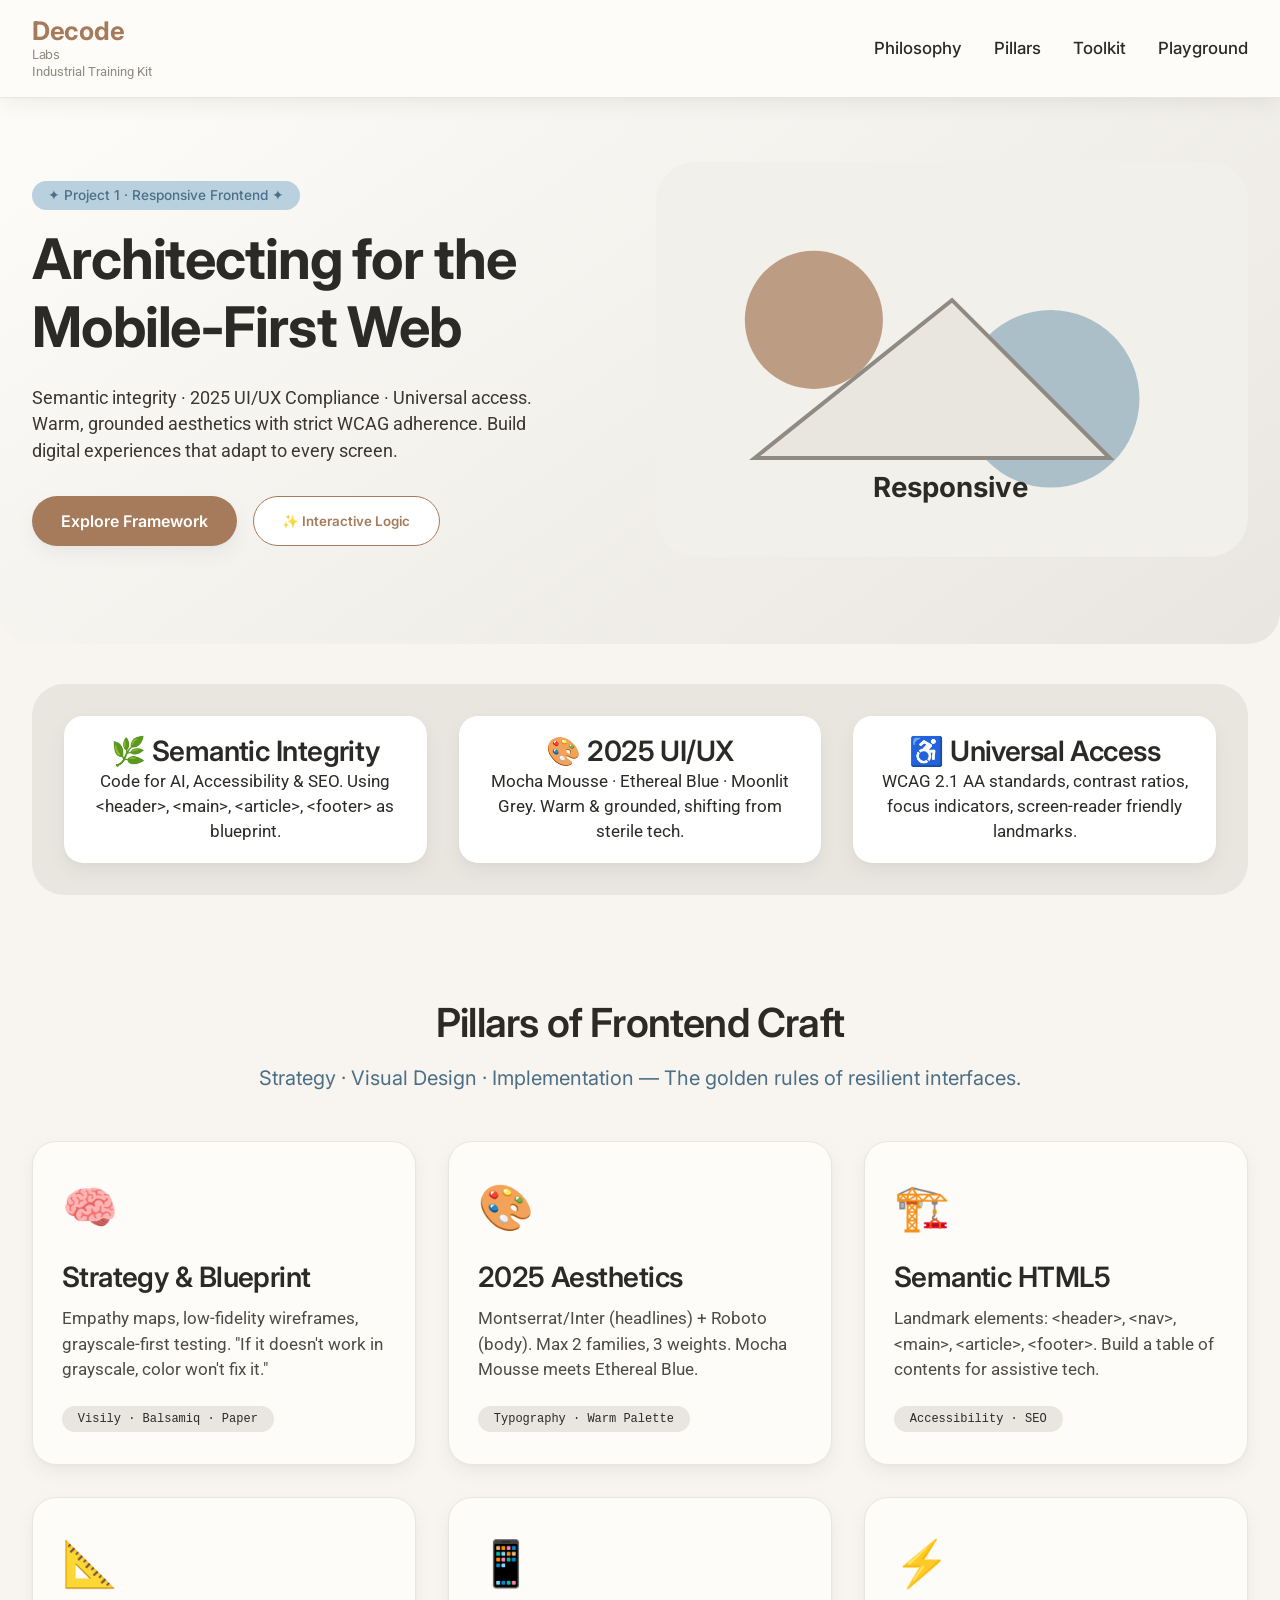
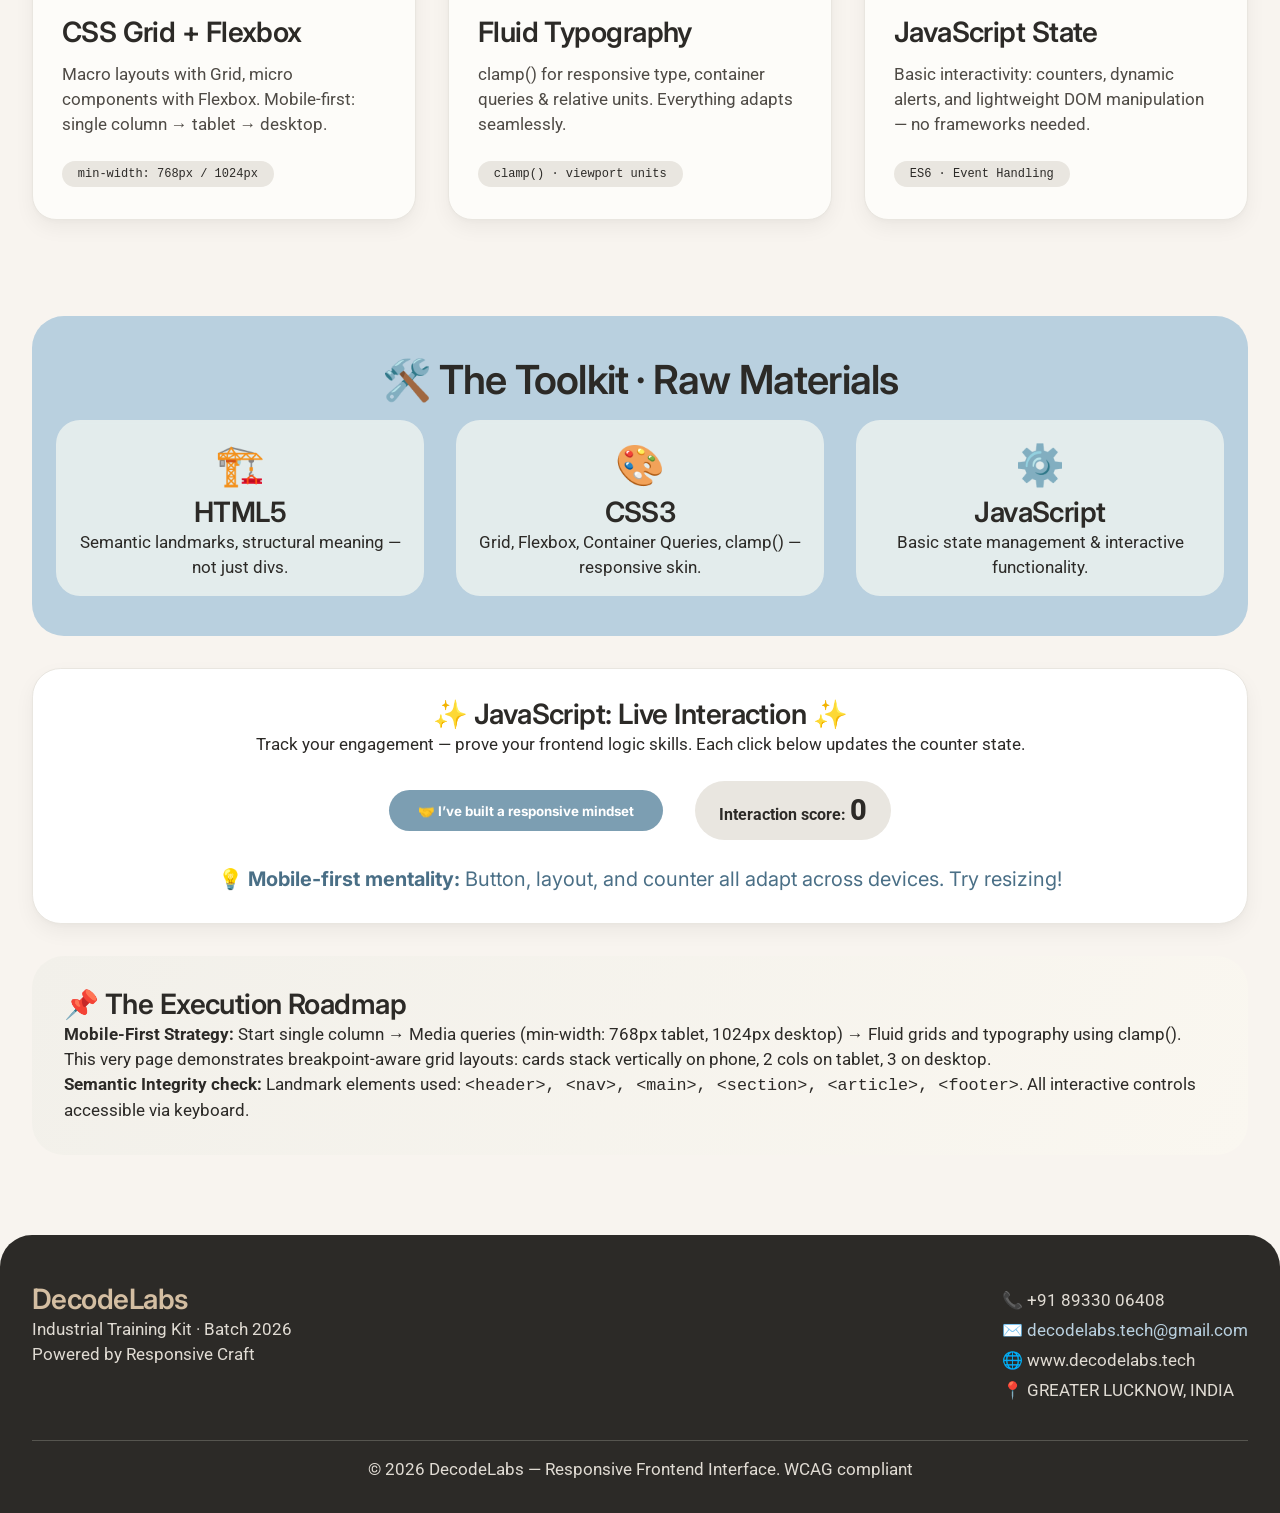
<file: project1/index.html>
<!DOCTYPE html>
<html lang="en">
<head>
  <meta charset="UTF-8">
  <meta name="viewport" content="width=device-width, initial-scale=1.0, viewport-fit=cover">
  <title>DecodeLabs | Responsive Frontend Interface</title>
  <meta name="description" content="Industrial Training Kit - Mobile-first responsive layout with 2025 UI/UX compliance">
  <!-- Google Fonts: Montserrat/Inter for headlines, Roboto for body (max 2 families, 3 weights) -->
  <link href="https://fonts.googleapis.com/css2?family=Inter:opsz,wght@14..32,300;14..32,400;14..32,600;14..32,700&family=Roboto:wght@300;400;500;700&display=swap" rel="stylesheet">
  <style>
    /* ---------- CSS RESET & GLOBAL VARIABLES (Warm, Grounded Aesthetics) ---------- */
    * {
      margin: 0;
      padding: 0;
      box-sizing: border-box;
    }

    :root {
      /* Mocha Mousse (Stability) – warm brown/beige base */
      --mocha: #A67B5B;
      --mocha-light: #D4BEA2;
      --mocha-bg: #F8F4EF;
      /* Ethereal Blue (Trust) */
      --ethereal: #7C9EB2;
      --ethereal-soft: #B9D0DF;
      --ethereal-deep: #4A6F86;
      /* Moonlit Grey (Refinement) */
      --moonlit: #E9E6E0;
      --moonlit-dark: #8F8B82;
      --charcoal: #2C2A27;
      /* Accents & functional */
      --warm-white: #FDFCF9;
      --shadow-sm: 0 8px 20px rgba(0,0,0,0.05), 0 2px 4px rgba(0,0,0,0.02);
      --shadow-md: 0 12px 28px rgba(0,0,0,0.08);
      --border-radius-card: 1.5rem;
      --border-radius-element: 2rem;
      --transition-default: all 0.25s ease;
    }

    body {
      font-family: 'Roboto', sans-serif;
      background-color: var(--mocha-bg);
      color: var(--charcoal);
      line-height: 1.5;
      scroll-behavior: smooth;
    }

    /* Typography – clamp for fluid responsiveness */
    h1, h2, h3, h4, .headline-font {
      font-family: 'Inter', sans-serif;
      font-weight: 600;
      letter-spacing: -0.02em;
      line-height: 1.2;
    }

    h1 {
      font-size: clamp(2rem, 7vw, 3.5rem);
      font-weight: 700;
    }

    h2 {
      font-size: clamp(1.75rem, 5vw, 2.5rem);
      margin-bottom: 1rem;
      font-weight: 600;
    }

    h3 {
      font-size: clamp(1.25rem, 4vw, 1.75rem);
      font-weight: 600;
    }

    .subhead {
      font-size: clamp(1rem, 3.5vw, 1.25rem);
      font-family: 'Inter', sans-serif;
      font-weight: 400;
      color: var(--ethereal-deep);
    }

    /* Layout containers */
    .container {
      max-width: 1280px;
      margin: 0 auto;
      padding: 0 1.5rem;
    }

    /* ========== SEMANTIC HEADER / NAV ========== */
    .site-header {
      background: var(--warm-white);
      box-shadow: var(--shadow-sm);
      position: sticky;
      top: 0;
      z-index: 100;
      backdrop-filter: blur(2px);
      background-color: rgba(253, 252, 249, 0.92);
      border-bottom: 1px solid var(--moonlit);
    }

    .navbar {
      display: flex;
      flex-wrap: wrap;
      align-items: center;
      justify-content: space-between;
      padding: 1rem 0;
      gap: 1rem;
    }

    .logo h1 {
      font-size: 1.6rem;
      font-weight: 700;
      color: var(--mocha);
      letter-spacing: -0.01em;
    }

    .logo span {
      font-weight: 400;
      font-size: 0.8rem;
      color: var(--moonlit-dark);
      display: block;
    }

    .nav-links {
      display: flex;
      gap: 2rem;
      list-style: none;
    }

    .nav-links a {
      text-decoration: none;
      font-weight: 500;
      color: var(--charcoal);
      transition: var(--transition-default);
      font-family: 'Inter', sans-serif;
    }

    .nav-links a:hover {
      color: var(--mocha);
    }

    /* Mobile-first nav: at base, nav-links could wrap; but we keep inline for tablet+ */
    @media (max-width: 640px) {
      .navbar {
        flex-direction: column;
        text-align: center;
      }
      .nav-links {
        gap: 1.2rem;
        flex-wrap: wrap;
        justify-content: center;
      }
    }

    /* ========== MAIN ========== */
    main {
      overflow-x: hidden;
    }

    /* Hero section with warm grounding */
    .hero {
      padding: 3rem 0 4rem 0;
      background: linear-gradient(145deg, var(--warm-white) 0%, var(--moonlit) 100%);
      border-radius: 0 0 2rem 2rem;
      margin-bottom: 2rem;
    }

    .hero-grid {
      display: grid;
      gap: 2rem;
      align-items: center;
      grid-template-columns: 1fr;
    }

    .hero-content .badge {
      background-color: var(--ethereal-soft);
      color: var(--ethereal-deep);
      padding: 0.3rem 1rem;
      border-radius: 2rem;
      font-size: 0.85rem;
      font-weight: 500;
      display: inline-block;
      margin-bottom: 1rem;
      font-family: 'Inter', sans-serif;
    }

    .hero-content p {
      font-size: 1.1rem;
      margin: 1.5rem 0 2rem;
      color: #3a3632;
      max-width: 90%;
    }

    .btn-group {
      display: flex;
      gap: 1rem;
      flex-wrap: wrap;
    }

    .btn {
      padding: 0.8rem 1.8rem;
      border-radius: 3rem;
      text-decoration: none;
      font-weight: 600;
      font-family: 'Inter', sans-serif;
      transition: var(--transition-default);
      border: none;
      cursor: pointer;
      background: transparent;
    }

    .btn-primary {
      background-color: var(--mocha);
      color: white;
      box-shadow: var(--shadow-sm);
    }

    .btn-primary:hover {
      background-color: #8c5e42;
      transform: translateY(-2px);
    }

    .btn-outline {
      border: 1.5px solid var(--mocha);
      color: var(--mocha);
      background: white;
    }

    .btn-outline:hover {
      background: var(--mocha);
      color: white;
    }

    /* Pillars / Cards section: GRID + FLEX components */
    .pillars-section {
      padding: 4rem 0;
    }

    .section-intro {
      text-align: center;
      max-width: 780px;
      margin: 0 auto 3rem auto;
    }

    .cards-grid {
      display: grid;
      gap: 2rem;
      grid-template-columns: 1fr;
    }

    /* Card component – Flexbox micro layout */
    .card {
      background: var(--warm-white);
      border-radius: var(--border-radius-card);
      padding: 2rem 1.8rem;
      box-shadow: var(--shadow-sm);
      transition: var(--transition-default);
      border: 1px solid var(--moonlit);
      display: flex;
      flex-direction: column;
    }

    .card:hover {
      transform: translateY(-5px);
      box-shadow: var(--shadow-md);
    }

    .card-icon {
      font-size: 2.8rem;
      margin-bottom: 1.2rem;
    }

    .card h3 {
      margin-bottom: 0.75rem;
    }

    .card p {
      color: #4e4a45;
      margin-bottom: 1.5rem;
      flex: 1;
    }

    .tech-tag {
      display: inline-block;
      background: var(--moonlit);
      padding: 0.25rem 1rem;
      border-radius: 1rem;
      font-size: 0.75rem;
      font-weight: 500;
      width: fit-content;
      font-family: monospace;
    }

    /* Toolkit row (flex showcase) */
    .toolkit-showcase {
      background: var(--ethereal-soft);
      border-radius: 2rem;
      padding: 2.5rem 1.5rem;
      margin: 2rem 0;
    }

    .flex-tools {
      display: flex;
      flex-wrap: wrap;
      justify-content: space-between;
      gap: 2rem;
      align-items: flex-start;
    }

    .tool-item {
      flex: 1;
      min-width: 180px;
      text-align: center;
      background: rgba(255,255,245,0.6);
      padding: 1rem;
      border-radius: 1.5rem;
      backdrop-filter: blur(2px);
    }

    /* quote / standards section */
    .standards-block {
      display: flex;
      flex-wrap: wrap;
      gap: 2rem;
      background: var(--moonlit);
      border-radius: 2rem;
      padding: 2rem;
      margin: 2.5rem 0;
      justify-content: space-between;
    }

    .standard-item {
      flex: 1;
      background: white;
      border-radius: 1.2rem;
      padding: 1.2rem;
      text-align: center;
      box-shadow: var(--shadow-sm);
    }

    /* FOOTER */
    .site-footer {
      background-color: var(--charcoal);
      color: #e0dbd3;
      padding: 3rem 0 2rem;
      margin-top: 3rem;
      border-top-left-radius: 2rem;
      border-top-right-radius: 2rem;
    }

    .footer-content {
      display: flex;
      flex-wrap: wrap;
      justify-content: space-between;
      gap: 2rem;
    }

    .footer-logo h3 {
      color: var(--mocha-light);
    }

    .footer-contact p {
      margin: 0.3rem 0;
    }

    .footer-contact a {
      color: var(--ethereal-soft);
      text-decoration: none;
    }

    .copyright {
      text-align: center;
      margin-top: 2rem;
      padding-top: 1rem;
      border-top: 1px solid rgba(255,255,240,0.2);
      font-size: 0.85rem;
    }

    /* Dynamic JS interactive badge */
    .interactive-demo {
      background: white;
      border-radius: 1.8rem;
      padding: 1.8rem;
      text-align: center;
      margin: 2rem 0;
      box-shadow: var(--shadow-sm);
      border: 1px solid var(--moonlit);
    }

    #clickCounterBtn {
      background: var(--ethereal);
      border: none;
      padding: 0.8rem 1.8rem;
      font-weight: bold;
      border-radius: 3rem;
      cursor: pointer;
      color: white;
      font-family: 'Inter', sans-serif;
      transition: 0.2s;
    }

    #clickCounterBtn:hover {
      background: var(--ethereal-deep);
      transform: scale(1.02);
    }

    /* Tablet + Desktop media queries (min-width) */
    @media (min-width: 768px) {
      .hero-grid {
        grid-template-columns: 1fr 1fr;
      }
      .cards-grid {
        grid-template-columns: repeat(2, 1fr);
      }
      .container {
        padding: 0 2rem;
      }
    }

    @media (min-width: 1024px) {
      .cards-grid {
        grid-template-columns: repeat(3, 1fr);
      }
      .hero {
        padding: 4rem 0 5rem;
      }
    }

    /* WCAG-friendly: focus visible outlines */
    a:focus-visible, button:focus-visible {
      outline: 3px solid var(--mocha);
      outline-offset: 2px;
    }

    img {
      max-width: 100%;
      height: auto;
      display: block;
    }

    /* fluid typography using clamp */
    p, li {
      font-size: clamp(0.95rem, 3vw, 1.05rem);
    }
  </style>
</head>
<body>

<header class="site-header">
  <div class="container">
    <div class="navbar">
      <div class="logo">
        <h1>Decode<span>Labs</span></h1>
        <span>Industrial Training Kit</span>
      </div>
      <nav aria-label="Main navigation">
        <ul class="nav-links">
          <li><a href="#philosophy">Philosophy</a></li>
          <li><a href="#pillars">Pillars</a></li>
          <li><a href="#toolkit">Toolkit</a></li>
          <li><a href="#interactive">Playground</a></li>
        </ul>
      </nav>
    </div>
  </div>
</header>

<main>
  <!-- Hero section with mobile-first responsive layout -->
  <section class="hero">
    <div class="container">
      <div class="hero-grid">
        <div class="hero-content">
          <div class="badge">✦ Project 1 · Responsive Frontend ✦</div>
          <h1>Architecting for the<br>Mobile‑First Web</h1>
          <p>Semantic integrity · 2025 UI/UX Compliance · Universal access. Warm, grounded aesthetics with strict WCAG adherence. Build digital experiences that adapt to every screen.</p>
          <div class="btn-group">
            <a href="#pillars" class="btn btn-primary">Explore Framework</a>
            <button id="demoAlertBtn" class="btn btn-outline">✨ Interactive Logic</button>
          </div>
        </div>
        <div class="hero-visual" aria-label="abstract design representation">
          <svg viewBox="0 0 300 200" xmlns="http://www.w3.org/2000/svg" style="width:100%; height:auto;">
            <rect width="100%" height="100%" fill="#F2F0EA" rx="20" />
            <circle cx="80" cy="80" r="35" fill="#A67B5B" opacity="0.7" />
            <circle cx="200" cy="120" r="45" fill="#7C9EB2" opacity="0.6" />
            <path d="M50 150 L150 70 L230 150 Z" fill="#E9E6E0" stroke="#8F8B82" stroke-width="2" />
            <text x="110" y="170" font-family="Inter" font-weight="bold" fill="#2C2A27" font-size="14">Responsive</text>
          </svg>
        </div>
      </div>
    </div>
  </section>

  <!-- Philosophy & standards: semantic landmarks -->
  <div class="container" id="philosophy">
    <div class="standards-block">
      <div class="standard-item">
        <h3>🌿 Semantic Integrity</h3>
        <p>Code for AI, Accessibility & SEO. Using &lt;header&gt;, &lt;main&gt;, &lt;article&gt;, &lt;footer&gt; as blueprint.</p>
      </div>
      <div class="standard-item">
        <h3>🎨 2025 UI/UX</h3>
        <p>Mocha Mousse · Ethereal Blue · Moonlit Grey. Warm & grounded, shifting from sterile tech.</p>
      </div>
      <div class="standard-item">
        <h3>♿ Universal Access</h3>
        <p>WCAG 2.1 AA standards, contrast ratios, focus indicators, screen-reader friendly landmarks.</p>
      </div>
    </div>
  </div>

  <!-- Pillars Section (Grid + Flex components) -->
  <section id="pillars" class="pillars-section">
    <div class="container">
      <div class="section-intro">
        <h2>Pillars of Frontend Craft</h2>
        <p class="subhead">Strategy · Visual Design · Implementation — The golden rules of resilient interfaces.</p>
      </div>
      <div class="cards-grid">
        <article class="card">
          <div class="card-icon">🧠</div>
          <h3>Strategy & Blueprint</h3>
          <p>Empathy maps, low-fidelity wireframes, grayscale-first testing. "If it doesn't work in grayscale, color won't fix it."</p>
          <span class="tech-tag">Visily · Balsamiq · Paper</span>
        </article>
        <article class="card">
          <div class="card-icon">🎨</div>
          <h3>2025 Aesthetics</h3>
          <p>Montserrat/Inter (headlines) + Roboto (body). Max 2 families, 3 weights. Mocha Mousse meets Ethereal Blue.</p>
          <span class="tech-tag">Typography · Warm Palette</span>
        </article>
        <article class="card">
          <div class="card-icon">🏗️</div>
          <h3>Semantic HTML5</h3>
          <p>Landmark elements: &lt;header&gt;, &lt;nav&gt;, &lt;main&gt;, &lt;article&gt;, &lt;footer&gt;. Build a table of contents for assistive tech.</p>
          <span class="tech-tag">Accessibility · SEO</span>
        </article>
        <article class="card">
          <div class="card-icon">📐</div>
          <h3>CSS Grid + Flexbox</h3>
          <p>Macro layouts with Grid, micro components with Flexbox. Mobile-first: single column → tablet → desktop.</p>
          <span class="tech-tag">min-width: 768px / 1024px</span>
        </article>
        <article class="card">
          <div class="card-icon">📱</div>
          <h3>Fluid Typography</h3>
          <p>clamp() for responsive type, container queries & relative units. Everything adapts seamlessly.</p>
          <span class="tech-tag">clamp() · viewport units</span>
        </article>
        <article class="card">
          <div class="card-icon">⚡</div>
          <h3>JavaScript State</h3>
          <p>Basic interactivity: counters, dynamic alerts, and lightweight DOM manipulation — no frameworks needed.</p>
          <span class="tech-tag">ES6 · Event Handling</span>
        </article>
      </div>
    </div>
  </section>

  <!-- Toolkit: Showcasing raw materials (HTML5/CSS3/JS) using flex -->
  <div class="container" id="toolkit">
    <div class="toolkit-showcase">
      <h2 style="text-align:center; margin-bottom:1rem;">🛠️ The Toolkit · Raw Materials</h2>
      <div class="flex-tools">
        <div class="tool-item">
          <span style="font-size:2.5rem;">🏗️</span>
          <h3>HTML5</h3>
          <p>Semantic landmarks, structural meaning — not just divs.</p>
        </div>
        <div class="tool-item">
          <span style="font-size:2.5rem;">🎨</span>
          <h3>CSS3</h3>
          <p>Grid, Flexbox, Container Queries, clamp() — responsive skin.</p>
        </div>
        <div class="tool-item">
          <span style="font-size:2.5rem;">⚙️</span>
          <h3>JavaScript</h3>
          <p>Basic state management & interactive functionality.</p>
        </div>
      </div>
    </div>
  </div>

  <!-- Interactive JavaScript Zone (state management demo) -->
  <div class="container" id="interactive">
    <div class="interactive-demo">
      <h3>✨ JavaScript: Live Interaction ✨</h3>
      <p>Track your engagement — prove your frontend logic skills. Each click below updates the counter state.</p>
      <div style="display: flex; flex-wrap: wrap; gap: 2rem; justify-content: center; align-items: center; margin: 1.5rem 0;">
        <button id="clickCounterBtn" aria-label="Increment interaction count">🤝 I’ve built a responsive mindset</button>
        <div style="background: var(--moonlit); border-radius: 2rem; padding: 0.5rem 1.5rem;">
          <span style="font-weight: bold;">Interaction score: </span>
          <span id="counterDisplay" style="font-size: 1.8rem; font-weight: 800;">0</span>
        </div>
      </div>
      <p class="subhead" style="margin-top:0;">💡 <strong>Mobile-first mentality:</strong> Button, layout, and counter all adapt across devices. Try resizing!</p>
    </div>
  </div>

  <!-- Execution Roadmap - extra semantic message -->
  <div class="container">
    <div style="background: linear-gradient(120deg, #F2F0EA, #FAF7F0); border-radius: 2rem; padding: 2rem; margin: 2rem 0;">
      <h3>📌 The Execution Roadmap</h3>
      <p><strong>Mobile-First Strategy:</strong> Start single column → Media queries (min-width: 768px tablet, 1024px desktop) → Fluid grids and typography using clamp(). This very page demonstrates breakpoint-aware grid layouts: cards stack vertically on phone, 2 cols on tablet, 3 on desktop.</p>
      <p><strong>Semantic Integrity check:</strong> Landmark elements used: <code>&lt;header&gt;, &lt;nav&gt;, &lt;main&gt;, &lt;section&gt;, &lt;article&gt;, &lt;footer&gt;</code>. All interactive controls accessible via keyboard.</p>
    </div>
  </div>
</main>

<footer class="site-footer">
  <div class="container">
    <div class="footer-content">
      <div class="footer-logo">
        <h3>DecodeLabs</h3>
        <p>Industrial Training Kit · Batch 2026</p>
        <p>Powered by Responsive Craft</p>
      </div>
      <div class="footer-contact">
        <p>📞 +91 89330 06408</p>
        <p>✉️ <a href="mailto:decodelabs.tech@gmail.com">decodelabs.tech@gmail.com</a></p>
        <p>🌐 www.decodelabs.tech</p>
        <p>📍 GREATER LUCKNOW, INDIA</p>
      </div>
    </div>
    <div class="copyright">
      <p>© 2026 DecodeLabs — Responsive Frontend Interface. WCAG compliant </p>
    </div>
  </div>
</footer>

<script>
  // JavaScript: basic state management and interactive functionality
  (function() {
    // Counter state
    let interactionCount = 0;
    const counterSpan = document.getElementById('counterDisplay');
    const counterBtn = document.getElementById('clickCounterBtn');
    
    function updateCounterUI() {
      if (counterSpan) counterSpan.textContent = interactionCount;
    }
    
    function handleInteraction() {
      interactionCount++;
      updateCounterUI();
      // extra micro interaction: provide subtle feedback if count milestones
      if (interactionCount === 5) {
        const feedbackMsg = document.createElement('div');
        feedbackMsg.textContent = "🎉 You're mastering responsive logic! Keep going.";
        feedbackMsg.style.fontSize = "0.9rem";
        feedbackMsg.style.marginTop = "12px";
        feedbackMsg.style.color = "#A67B5B";
        const parentDiv = document.querySelector('.interactive-demo');
        let existingMsg = parentDiv.querySelector('.dynamic-feedback');
        if(!existingMsg) {
          const msgDiv = document.createElement('div');
          msgDiv.className = 'dynamic-feedback';
          msgDiv.textContent = "🎉 You're mastering responsive logic! Keep going.";
          msgDiv.style.marginTop = "10px";
          parentDiv.appendChild(msgDiv);
          setTimeout(() => { msgDiv.style.opacity = "0"; setTimeout(()=>msgDiv.remove(), 800); }, 2000);
          }
      } else if (interactionCount === 10) {
        alert("🌟 Amazing! You've proven your interactive state management. Ready for backend integration!");
      }
    }
    
    if (counterBtn) {
      counterBtn.addEventListener('click', handleInteraction);
    }
    
    // Demo alert button from hero section (additional interactive showcase)
    const demoBtn = document.getElementById('demoAlertBtn');
    if (demoBtn) {
      demoBtn.addEventListener('click', () => {
        alert("⚡ Frontend interface is alive! This kit follows Mobile-First paradigm, WCAG guidelines and 2025 warm aesthetics. Welcome to DecodeLabs.");
      });
    }
    
    // Extra console greeting
    console.log("✅ DecodeLabs Project 1: Responsive Frontend Interface — semantic, grid+flex, mobile-first, JS state ready");
  })();
</script>
</body>
</html>
</file>
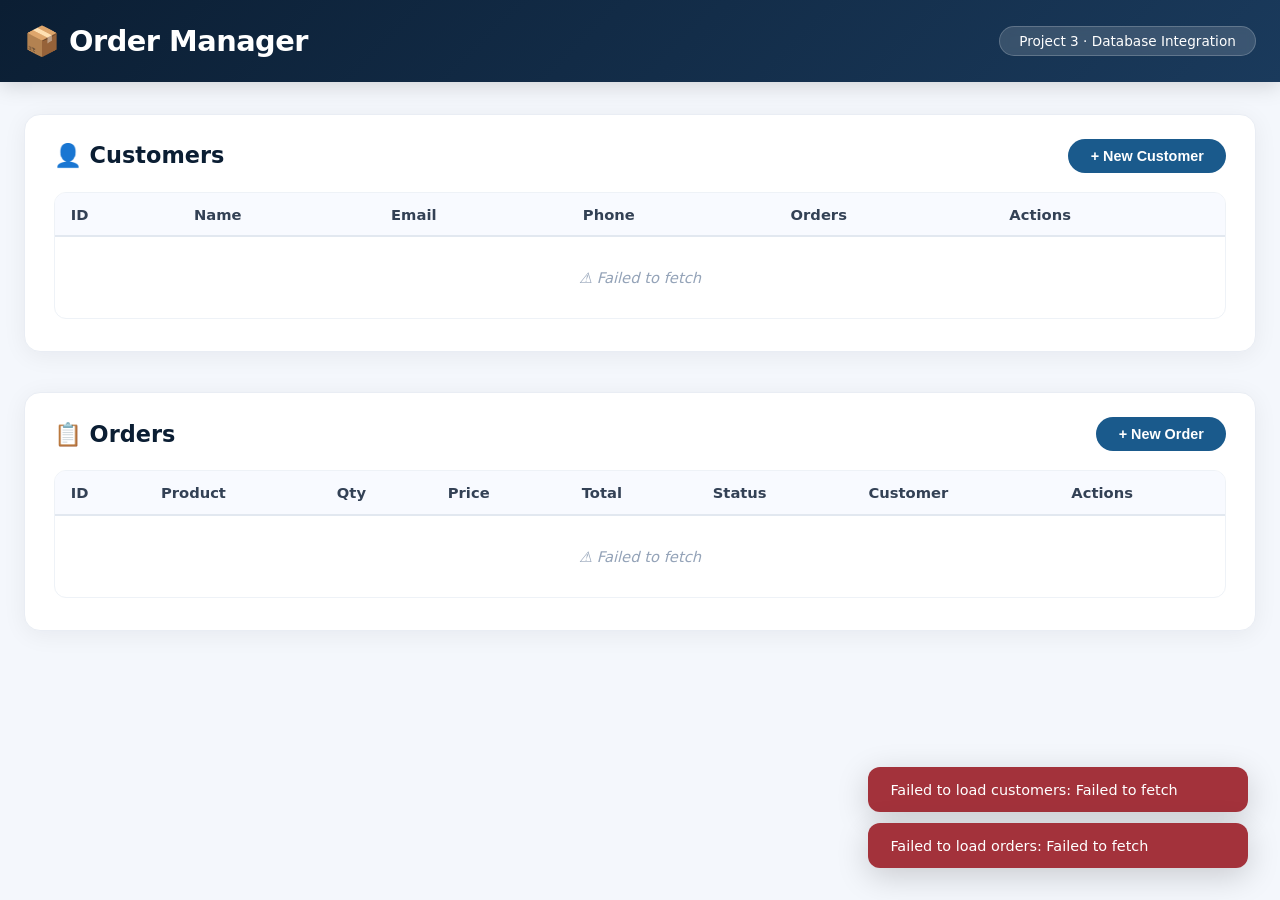
<file: project3/index.html>
<!DOCTYPE html>
<html lang="en">
<head>
    <meta charset="UTF-8" />
    <meta name="viewport" content="width=device-width, initial-scale=1.0"/>
    <title>Project 3 · Database Integration</title>
    <link rel="stylesheet" href="style.css" />
</head>
<body>
    <header>
        <div class="container header-content">
            <h1>📦 Order Manager</h1>
            <span class="badge">Project 3 · Database Integration</span>
        </div>
    </header>

    <main class="container">
        <!-- ====== CUSTOMER SECTION ====== -->
        <section class="card">
            <div class="card-header">
                <h2>👤 Customers</h2>
                <button class="btn primary" id="openCustomerModal">+ New Customer</button>
            </div>
            <div class="table-wrapper">
                <table>
                    <thead>
                        <tr>
                            <th>ID</th>
                            <th>Name</th>
                            <th>Email</th>
                            <th>Phone</th>
                            <th>Orders</th>
                            <th>Actions</th>
                        </tr>
                    </thead>
                    <tbody id="customerTableBody">
                        <tr><td colspan="6" class="loading">Loading customers…</td></tr>
                    </tbody>
                </table>
            </div>
        </section>

        <!-- ====== ORDER SECTION ====== -->
        <section class="card">
            <div class="card-header">
                <h2>📋 Orders</h2>
                <button class="btn primary" id="openOrderModal">+ New Order</button>
            </div>
            <div class="table-wrapper">
                <table>
                    <thead>
                        <tr>
                            <th>ID</th>
                            <th>Product</th>
                            <th>Qty</th>
                            <th>Price</th>
                            <th>Total</th>
                            <th>Status</th>
                            <th>Customer</th>
                            <th>Actions</th>
                        </tr>
                    </thead>
                    <tbody id="orderTableBody">
                        <tr><td colspan="8" class="loading">Loading orders…</td></tr>
                    </tbody>
                </table>
            </div>
        </section>
    </main>

    <!-- ====== MODAL (shared for Customer & Order) ====== -->
    <div class="modal-overlay" id="modalOverlay">
        <div class="modal">
            <div class="modal-header">
                <h3 id="modalTitle">New Customer</h3>
                <button class="close-btn" id="closeModal">&times;</button>
            </div>
            <form id="modalForm" autocomplete="off">
                <!-- dynamic fields injected by JS -->
                <div id="modalFields"></div>
                <div class="modal-actions">
                    <button type="button" class="btn secondary" id="cancelModal">Cancel</button>
                    <button type="submit" class="btn primary" id="submitModal">Save</button>
                </div>
            </form>
        </div>
    </div>

    <!-- ====== TOAST NOTIFICATIONS ====== -->
    <div id="toastContainer"></div>

    <script src="script.js"></script>
</body>
</html>
</file>
<file: project3/style.css>
/* ─── RESET & BASE ─── */
* {
    margin: 0;
    padding: 0;
    box-sizing: border-box;
}

body {
    font-family: 'Segoe UI', Roboto, system-ui, sans-serif;
    background: #f4f7fc;
    color: #1e293b;
    padding-bottom: 3rem;
}

.container {
    max-width: 1300px;
    margin: 0 auto;
    padding: 0 1.5rem;
}

/* ─── HEADER ─── */
header {
    background: linear-gradient(135deg, #0b1e33 0%, #1a3a5c 100%);
    color: white;
    padding: 1.5rem 0;
    box-shadow: 0 4px 20px rgba(0, 0, 0, 0.15);
    margin-bottom: 2rem;
}

.header-content {
    display: flex;
    justify-content: space-between;
    align-items: center;
    flex-wrap: wrap;
    gap: 1rem;
}

header h1 {
    font-weight: 600;
    font-size: 1.8rem;
    letter-spacing: -0.5px;
}

.badge {
    background: rgba(255, 255, 255, 0.15);
    backdrop-filter: blur(4px);
    padding: 0.4rem 1.2rem;
    border-radius: 40px;
    font-size: 0.85rem;
    font-weight: 500;
    border: 1px solid rgba(255, 255, 255, 0.2);
}

/* ─── CARDS ─── */
.card {
    background: white;
    border-radius: 16px;
    box-shadow: 0 4px 24px rgba(0, 20, 40, 0.06);
    padding: 1.5rem 1.8rem 2rem;
    margin-bottom: 2.5rem;
    border: 1px solid #e9edf4;
    transition: box-shadow 0.2s;
}

.card:hover {
    box-shadow: 0 8px 32px rgba(0, 20, 40, 0.10);
}

.card-header {
    display: flex;
    justify-content: space-between;
    align-items: center;
    flex-wrap: wrap;
    gap: 1rem;
    margin-bottom: 1.2rem;
}

.card-header h2 {
    font-weight: 600;
    font-size: 1.4rem;
    color: #0b1e33;
}

/* ─── BUTTONS ─── */
.btn {
    display: inline-flex;
    align-items: center;
    gap: 0.4rem;
    padding: 0.55rem 1.4rem;
    border: none;
    border-radius: 40px;
    font-weight: 600;
    font-size: 0.9rem;
    cursor: pointer;
    transition: all 0.15s;
    text-decoration: none;
}

.btn.primary {
    background: #1a5a8c;
    color: white;
}
.btn.primary:hover {
    background: #0f4670;
    transform: translateY(-1px);
    box-shadow: 0 4px 12px rgba(26, 90, 140, 0.30);
}

.btn.secondary {
    background: #e9edf4;
    color: #1e293b;
}
.btn.secondary:hover {
    background: #d5dce7;
}

.btn.danger {
    background: #c2414a;
    color: white;
}
.btn.danger:hover {
    background: #a3323b;
}

.btn.success {
    background: #1e7b4a;
    color: white;
}
.btn.success:hover {
    background: #14633a;
}

.btn.sm {
    padding: 0.3rem 0.9rem;
    font-size: 0.8rem;
}

/* ─── TABLE ─── */
.table-wrapper {
    overflow-x: auto;
    border-radius: 12px;
    border: 1px solid #eef2f7;
}

table {
    width: 100%;
    border-collapse: collapse;
    font-size: 0.92rem;
}

thead {
    background: #f8faff;
}

th {
    text-align: left;
    padding: 0.8rem 1rem;
    font-weight: 600;
    color: #334155;
    border-bottom: 2px solid #e2e8f0;
    white-space: nowrap;
}

td {
    padding: 0.7rem 1rem;
    border-bottom: 1px solid #edf2f7;
    vertical-align: middle;
}

tr:last-child td {
    border-bottom: none;
}

tr:hover td {
    background: #fafcff;
}

.loading {
    text-align: center;
    color: #94a3b8;
    padding: 2rem 0;
    font-style: italic;
}

/* ─── STATUS BADGE ─── */
.status-badge {
    display: inline-block;
    padding: 0.2rem 0.9rem;
    border-radius: 40px;
    font-size: 0.75rem;
    font-weight: 600;
    text-transform: capitalize;
    background: #e9edf4;
    color: #334155;
}
.status-badge.pending {
    background: #fef3c7;
    color: #92400e;
}
.status-badge.processing {
    background: #dbeafe;
    color: #1e40af;
}
.status-badge.shipped {
    background: #d1fae5;
    color: #065f46;
}
.status-badge.delivered {
    background: #d1fae5;
    color: #065f46;
}
.status-badge.cancelled {
    background: #fee2e2;
    color: #991b1b;
}

/* ─── ACTIONS ─── */
.actions-cell {
    display: flex;
    gap: 0.4rem;
    flex-wrap: wrap;
}

/* ─── MODAL ─── */
.modal-overlay {
    display: none;
    position: fixed;
    inset: 0;
    background: rgba(11, 30, 51, 0.50);
    backdrop-filter: blur(6px);
    z-index: 1000;
    align-items: center;
    justify-content: center;
    animation: fadeIn 0.2s ease;
}

.modal-overlay.active {
    display: flex;
}

.modal {
    background: white;
    border-radius: 20px;
    max-width: 520px;
    width: 95%;
    padding: 2rem;
    box-shadow: 0 24px 80px rgba(0, 0, 0, 0.25);
    animation: slideUp 0.25s ease;
}

.modal-header {
    display: flex;
    justify-content: space-between;
    align-items: center;
    margin-bottom: 1.5rem;
}

.modal-header h3 {
    font-size: 1.3rem;
    font-weight: 600;
    color: #0b1e33;
}

.close-btn {
    background: none;
    border: none;
    font-size: 2rem;
    line-height: 1;
    cursor: pointer;
    color: #94a3b8;
    padding: 0 0.2rem;
}
.close-btn:hover {
    color: #1e293b;
}

/* ─── FORM ─── */
.form-group {
    margin-bottom: 1.2rem;
}

.form-group label {
    display: block;
    font-weight: 500;
    font-size: 0.9rem;
    color: #334155;
    margin-bottom: 0.3rem;
}

.form-group input,
.form-group select {
    width: 100%;
    padding: 0.65rem 1rem;
    border: 1.5px solid #e2e8f0;
    border-radius: 10px;
    font-size: 0.95rem;
    transition: border 0.15s;
    background: #fafcff;
}
.form-group input:focus,
.form-group select:focus {
    outline: none;
    border-color: #1a5a8c;
    box-shadow: 0 0 0 3px rgba(26, 90, 140, 0.15);
}

.modal-actions {
    display: flex;
    justify-content: flex-end;
    gap: 0.8rem;
    margin-top: 1.8rem;
    padding-top: 1rem;
    border-top: 1px solid #edf2f7;
}

/* ─── TOAST ─── */
#toastContainer {
    position: fixed;
    bottom: 2rem;
    right: 2rem;
    z-index: 2000;
    display: flex;
    flex-direction: column;
    gap: 0.7rem;
    max-width: 380px;
    width: 100%;
}

.toast {
    background: #1e293b;
    color: white;
    padding: 0.9rem 1.4rem;
    border-radius: 12px;
    font-size: 0.9rem;
    font-weight: 500;
    box-shadow: 0 8px 32px rgba(0, 0, 0, 0.18);
    animation: slideIn 0.3s ease;
    display: flex;
    align-items: center;
    gap: 0.7rem;
}
.toast.success {
    background: #14633a;
}
.toast.error {
    background: #a3323b;
}
.toast.info {
    background: #1a5a8c;
}

/* ─── ANIMATIONS ─── */
@keyframes fadeIn {
    from {
        opacity: 0;
    }
    to {
        opacity: 1;
    }
}
@keyframes slideUp {
    from {
        transform: translateY(30px);
        opacity: 0;
    }
    to {
        transform: translateY(0);
        opacity: 1;
    }
}
@keyframes slideIn {
    from {
        transform: translateX(40px);
        opacity: 0;
    }
    to {
        transform: translateX(0);
        opacity: 1;
    }
}

/* ─── RESPONSIVE ─── */
@media (max-width: 700px) {
    .card {
        padding: 1rem;
    }
    .card-header {
        flex-direction: column;
        align-items: stretch;
    }
    .modal {
        padding: 1.5rem;
    }
    header h1 {
        font-size: 1.3rem;
    }
    .badge {
        font-size: 0.7rem;
        padding: 0.2rem 0.8rem;
    }
}
</file>
